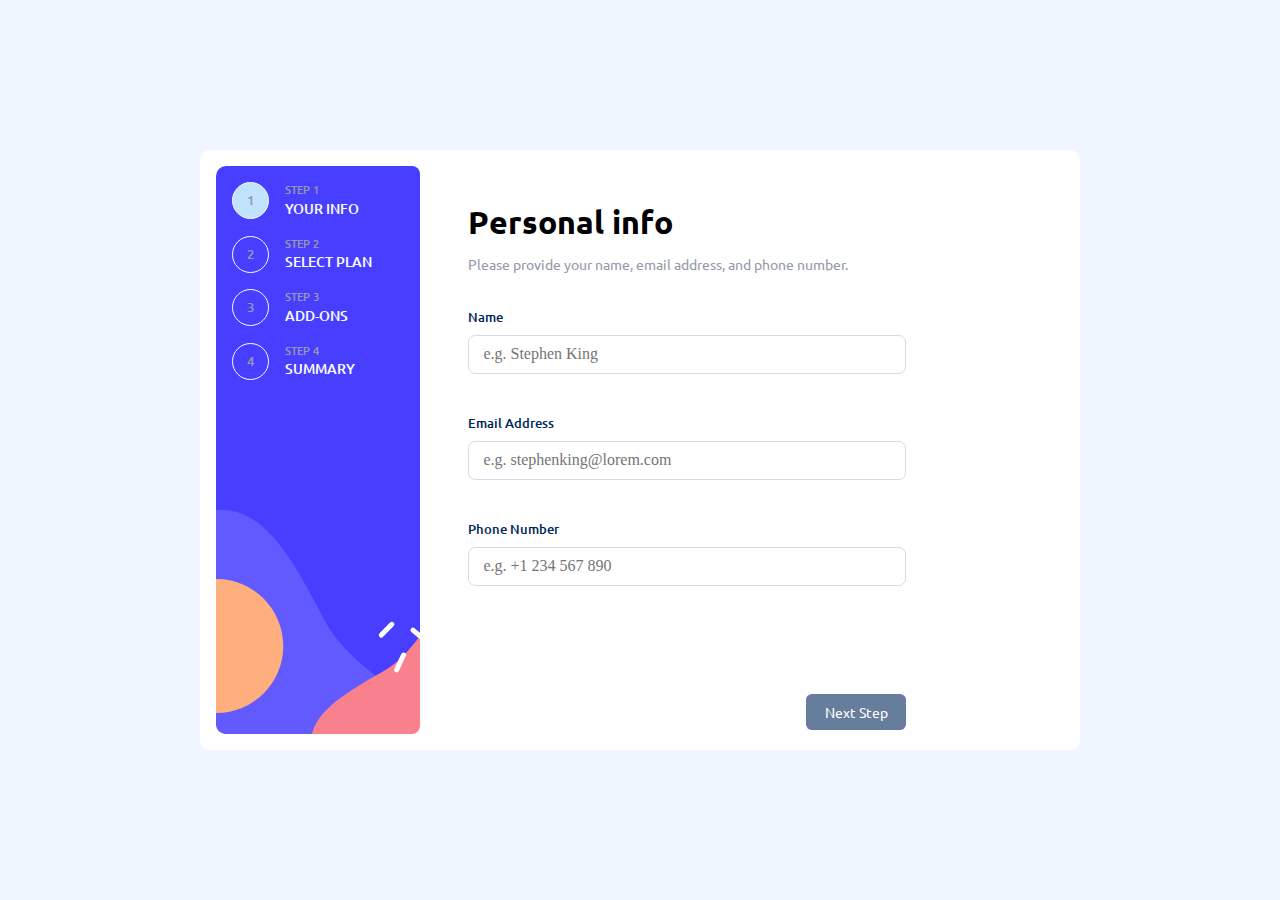
<file: Index.html>
<!DOCTYPE html>
<html lang="en">
<head>
  <meta charset="UTF-8">
  <meta name="viewport" content="width=device-width, initial-scale=1.0"> <!-- displays site properly based on user's device -->

  <link rel="icon" type="image/png" sizes="32x32" href="./assets/images/favicon-32x32.png">
  
  <title>Frontend Mentor | Multi-step form</title>
  <link rel="stylesheet" href="styles.css">
  <script src="mainapp.js" defer></script>
</head>
<body>
  <article>
    <!-- Sidebar start -->
    <aside id="Sidebar">
      <ul>
        <li><span class="round active">1</span><p><span>Step 1</span>Your info</p></li>
        <li><span class="round">2</span><p><span>Step 2</span>Select plan</p></li>
        <li><span class="round">3</span><p><span>Step 3</span>Add-ons</p></li>
        <li><span class="round">4</span><p><span>Step 4</span>Summary</p></li>
      </ul>
    </aside>
    <!-- Sidebar end -->

    <main data-location="index">
      <!-- <div class="mob-container"> -->
      <h1>Personal info</h1>
      <p>Please provide your name, email address, and phone number.</p>
      <form action="">
        <div class="input-group">
          <label for="name">Name</label>
          <input placeholder="e.g. Stephen King" id="name" name="name" type="text" data-location="index" required>
        </div>
        <div class="input-group">
          <label for="email">Email Address</label>
          <input placeholder="e.g. stephenking@lorem.com" type="email" data-location="index" id="email" minlength="6" name="email" required>
        </div>
        <div class="input-group">
          <label for="phone">Phone Number</label>
          <input placeholder="e.g. +1 234 567 890" pattern="^\+[\d\s]*$" minlength="9" type="tel" data-location="index" id="phone" name="phone" 
           required>
        </div>
      </form>
      <!-- </div> -->
      <div class="btn-holder">
        <span></span>
        <button data-location="index">Next Step</button>
      </div>
    </main>
    <div data-location="index" class="btn-holder-outside">
      <button data-location="index">Next Step</button>
    </div>
  </article>
  


  <!-- Step 1 start -->

  <!-- Step 1 end -->

  <!-- Step 2 start -->

  <!-- Select your plan
  You have the option of monthly or yearly billing.

  Arcade
  $9/mo

  Advanced
  $12/mo

  Pro
  $15/mo

  Monthly
  Yearly

  Go Back
  Next Step -->

  <!-- Step 2 end -->

  <!-- Step 3 start -->

  <!-- Pick add-ons
  Add-ons help enhance your gaming experience.

  Online service
  Access to multiplayer games
  +$1/mo

  Larger storage
  Extra 1TB of cloud save
  +$2/mo

  Customizable Profile
  Custom theme on your profile
  +$2/mo

  Go Back -->
  <!-- Next Step -->

  <!-- Step 3 end -->

  <!-- Step 4 start -->

  <!-- Finishing up
  Double-check everything looks OK before confirming. -->

  <!-- Dynamically add subscription and add-on selections here -->
<!-- 
  Total (per month/year)

  Go Back
  Confirm -->

  <!-- Step 4 end -->

  <!-- Step 5 start -->
<!-- 
  Thank you!

  Thanks for confirming your subscription! We hope you have fun 
  using our platform. If you ever need support, please feel free 
  to email us at support@loremgaming.com. -->

  <!-- Step 5 end -->
  
  <!-- <div class="attribution">
    Challenge by <a href="https://www.frontendmentor.io?ref=challenge" target="_blank">Frontend Mentor</a>. 
    Coded by <a href="#">Your Name Here</a>. -->
  </div>
</body>
</html>
</file>
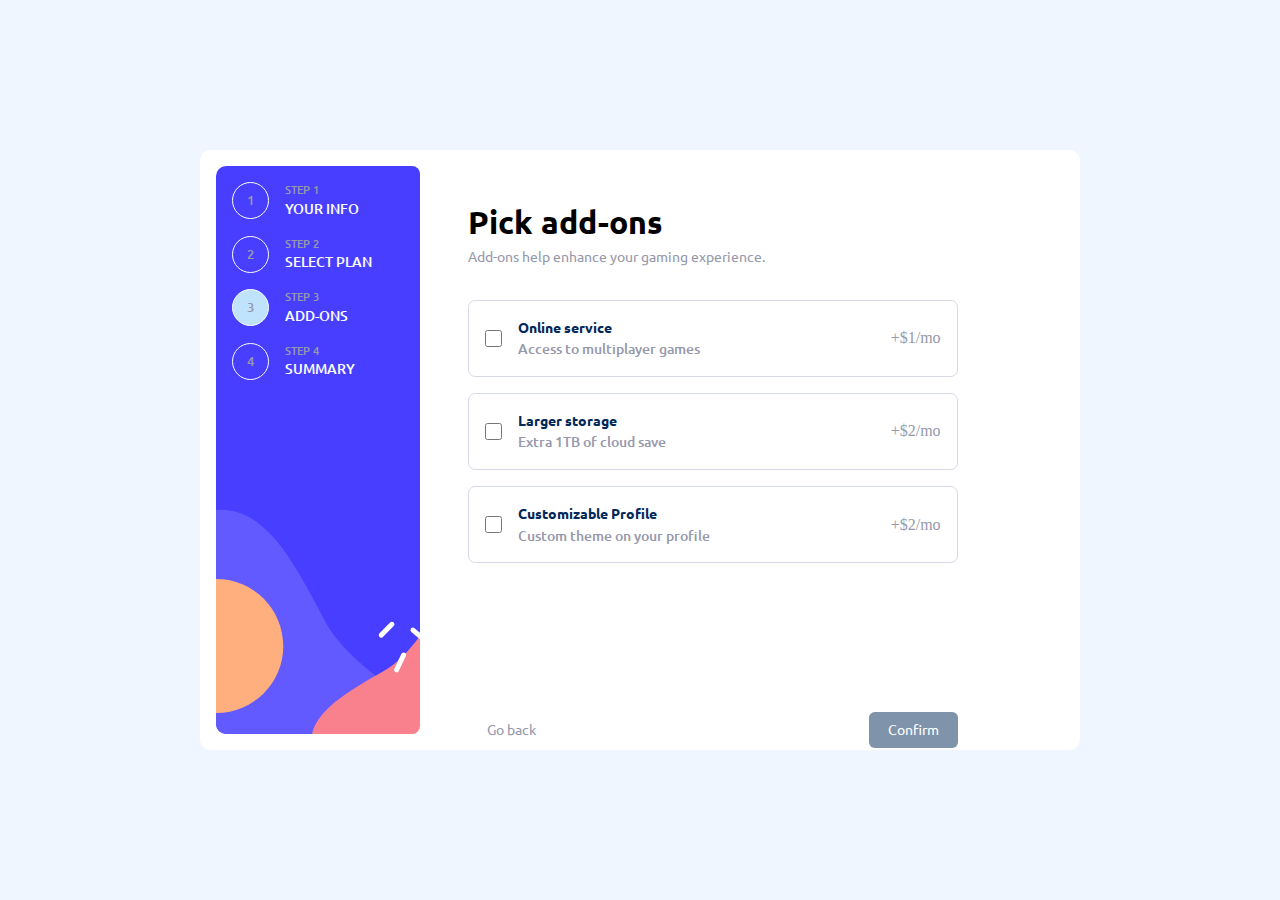
<file: add-ons.html>
<!DOCTYPE html>
<html lang="en">
<head>
  <meta charset="UTF-8">
  <meta name="viewport" content="width=device-width, initial-scale=1.0"> <!-- displays site properly based on user's device -->

  <link rel="icon" type="image/png" sizes="32x32" href="./assets/images/favicon-32x32.png">
  
  <title>Frontend Mentor | Multi-step form</title>
  <link rel="stylesheet" href="styles.css">
  <script type="module" src="mainapp.js" defer></script>
</head>
<body>
  <article>
    <!-- Sidebar start -->
    <aside id="Sidebar">
      <ul>
        <li><span class="round done">1</span><p><span>Step 1</span>Your info</p></li>
        <li><span class="round done">2</span><p><span>Step 2</span>Select plan</p></li>
        <li><span class="round active">3</span><p><span>Step 3</span>Add-ons</p></li>
        <li><span class="round">4</span><p><span>Step 4</span>Summary</p></li>
      </ul>
    </aside>
    <!-- Sidebar end -->

    <main >
        <div class="main-text-holder">
            <h1>Pick add-ons</h1>
            <p>Add-ons help enhance your gaming experience.</p>
        </div>
        <form action="">
            <div data-location="Add-ons" class="card-holder">
                <div class="card">
                    <div class="checkbox-content">
                        <input type="checkbox" name="online service" id="online" value="1">
                        <div class="checkbox-text">
                            <p>Online service
                                <span>Access to multiplayer games</span>
                            </p>
                        </div>
                    </div>
                    <span>+$1/mo</span>
                </div>
                <div class="card">
                    <div class="checkbox-content">
                        <input type="checkbox" name="Larger storage" id="storage" value="2">
                        <div class="checkbox-text">
                            <p>Larger storage
                                <span>Extra 1TB of cloud save</span>
                            </p>
                        </div>
                    </div>
                    <span>+$2/mo</span>
                </div>
                <div class="card">
                    <div class="checkbox-content">
                        <input type="checkbox" name="Customizable profile" id="Custom" value="2">
                        <div class="checkbox-text">
                            <p>Customizable Profile
                                <span>Custom theme on your profile</span>
                            </p>
                        </div>
                    </div>
                    <span>+$2/mo</span>
                </div>
            </div>
        </form>
        <div class="btn-holder">
            <button class="go-back">Go back</button>
            <button data-location="add-ons">Confirm</button>
        </div>
    </main>
    <div data-outsise="true" class="btn-holder-outside">
      <button class="go-back">Go back</button>
      <button data-location="add-ons">Next Step</button>
    </div>
  </article>
  



  
  <!-- Step 4 start -->

  <!-- Finishing up
  Double-check everything looks OK before confirming. -->

  <!-- Dynamically add subscription and add-on selections here -->
<!-- 
  Total (per month/year)

  Go Back
  Confirm -->

  <!-- Step 4 end -->

  <!-- Step 5 start -->
<!-- 
  Thank you!

  Thanks for confirming your subscription! We hope you have fun 
  using our platform. If you ever need support, please feel free 
  to email us at support@loremgaming.com. -->

  <!-- Step 5 end -->
  
  <!-- <div class="attribution">
    Challenge by <a href="https://www.frontendmentor.io?ref=challenge" target="_blank">Frontend Mentor</a>. 
    Coded by <a href="#">Your Name Here</a>. -->
  </div>
</body>
</html>
</file>
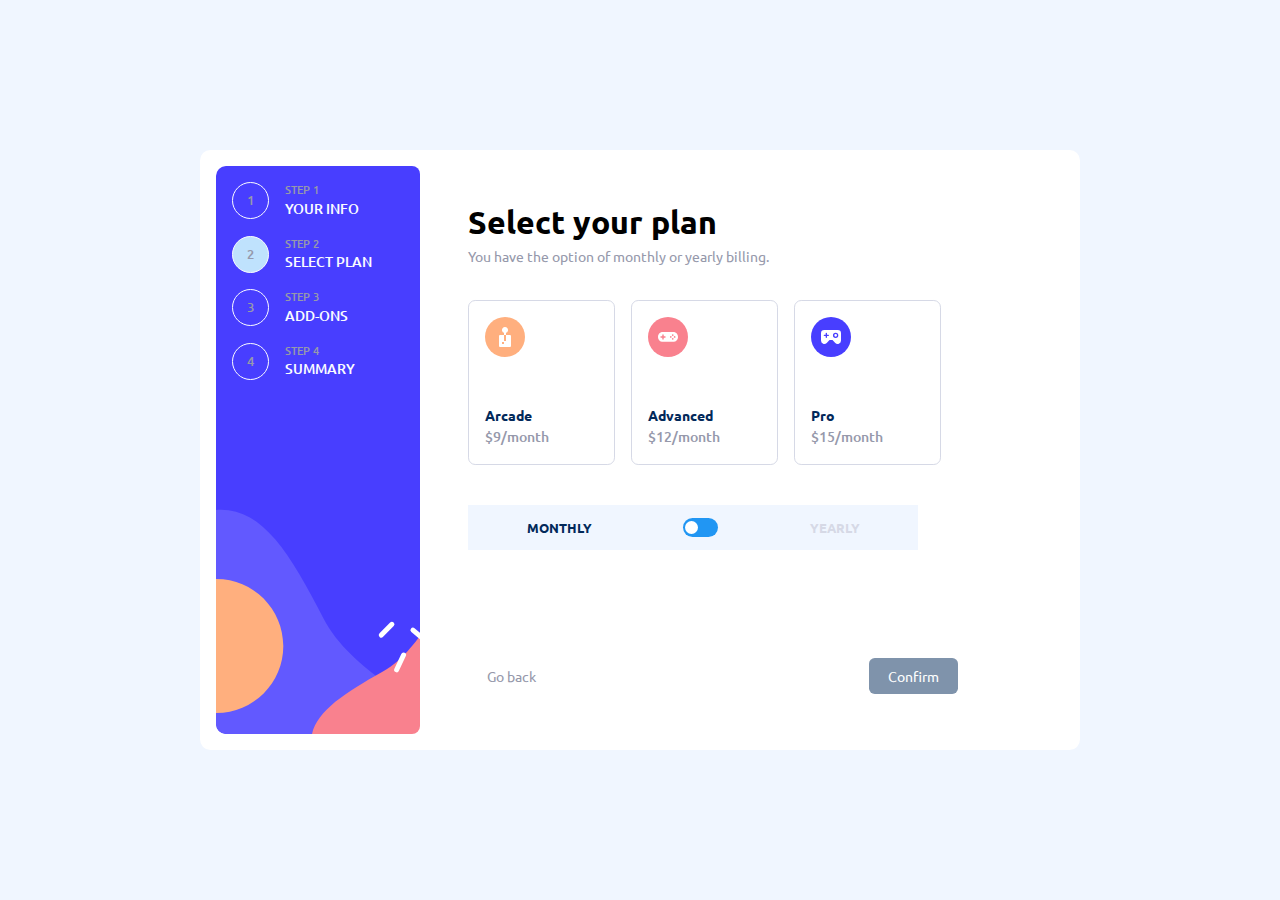
<file: select-plan.html>
<!DOCTYPE html>
<html lang="en">
<head>
  <meta charset="UTF-8">
  <meta name="viewport" content="width=device-width, initial-scale=1.0"> <!-- displays site properly based on user's device -->

  <link rel="icon" type="image/png" sizes="32x32" href="./assets/images/favicon-32x32.png">
  
  <title>Frontend Mentor | Multi-step form</title>
  <link rel="stylesheet" href="styles.css">
  <script src="mainapp.js" defer></script>
</head>
<body>
  <article>
    <!-- Sidebar start -->
    <aside id="Sidebar">
      <ul>
        <li><span class="round done">1</span><p><span>Step 1</span>Your info</p></li>
        <li><span class="round active">2</span><p><span>Step 2</span>Select plan</p></li>
        <li><span class="round">3</span><p><span>Step 3</span>Add-ons</p></li>
        <li><span class="round">4</span><p><span>Step 4</span>Summary</p></li>
      </ul>
    </aside>
    <!-- Sidebar end -->

    <main>
        <div class="main-text-holder">
            <h1>Select your plan</h1>
            <p>You have the option of monthly or yearly billing.</p>
        </div>
        <form action="">
            <div class="card-holder">
                <div class="card">
                  <input type="radio" name="plan" value="Arcade" data-price="9">
                    <img src="assets/images/icon-arcade.svg" alt="">
                    <div class="card-text">
                        <p>Arcade <span class="arcade-price">$9/mo</span></p>
                        <p class="yearly-only">2 Months free</p>
                    </div>
                </div>
                <div class="card">
                  <input type="radio" name="plan" value="Advanced" data-price="12">
                    <img src="assets/images/icon-advanced.svg" alt="">
                    <div class="card-text">
                        <p>Advanced <span class="adv-price">$12/mo</span></p>
                        <p class="yearly-only">2 Months free</p>
                    </div>
                </div>
                <div class="card">
                  <input type="radio" name="plan" value="Pro" data-price="15">
                    <img src="assets/images/icon-pro.svg" alt="">
                    <div class="card-text">
                        <p>Pro <span class="pro-price">$15/mo</span></p>
                        <p class="yearly-only">2 Months free</p>
                    </div>
                </div>
            </div>
            <div class="billing">
                <span class="monthly">monthly</span>
                <label class="switch">
                    <input class="plan-type" type="checkbox">
                    <span class="slider round"></span>
                  </label>
                  <span class="yearly">yearly</span>
            </div>
        </form>
        <div class="btn-holder">
          <button class="go-back">Go back</button>
          <button data-location="select">Confirm</button>
      </div>
    </main>
    <div data-outsise="true" class="btn-holder-outside">
      <button class="go-back">Go back</button>
      <button data-location="select">Next Step</button>
    </div>
  </article>
  


  <!-- Step 1 start -->

  <!-- Step 1 end -->

  <!-- Step 2 start -->

  <!-- 
  

  
  

  
  

  
  

  Monthly
  Yearly

  Go Back
  Next Step -->

  <!-- Step 2 end -->

  <!-- Step 3 start -->

  <!-- Pick add-ons
  Add-ons help enhance your gaming experience.

  Online service
  Access to multiplayer games
  +$1/mo

  Larger storage
  Extra 1TB of cloud save
  +$2/mo

  Customizable Profile
  Custom theme on your profile
  +$2/mo

  Go Back -->
  <!-- Next Step -->

  <!-- Step 3 end -->

  <!-- Step 4 start -->

  <!-- Finishing up
  Double-check everything looks OK before confirming. -->

  <!-- Dynamically add subscription and add-on selections here -->
<!-- 
  Total (per month/year)

  Go Back
  Confirm -->

  <!-- Step 4 end -->

  <!-- Step 5 start -->
<!-- 
  Thank you!

  Thanks for confirming your subscription! We hope you have fun 
  using our platform. If you ever need support, please feel free 
  to email us at support@loremgaming.com. -->

  <!-- Step 5 end -->
  
  <!-- <div class="attribution">
    Challenge by <a href="https://www.frontendmentor.io?ref=challenge" target="_blank">Frontend Mentor</a>. 
    Coded by <a href="#">Your Name Here</a>. -->
  </div>
</body>
</html>
</file>
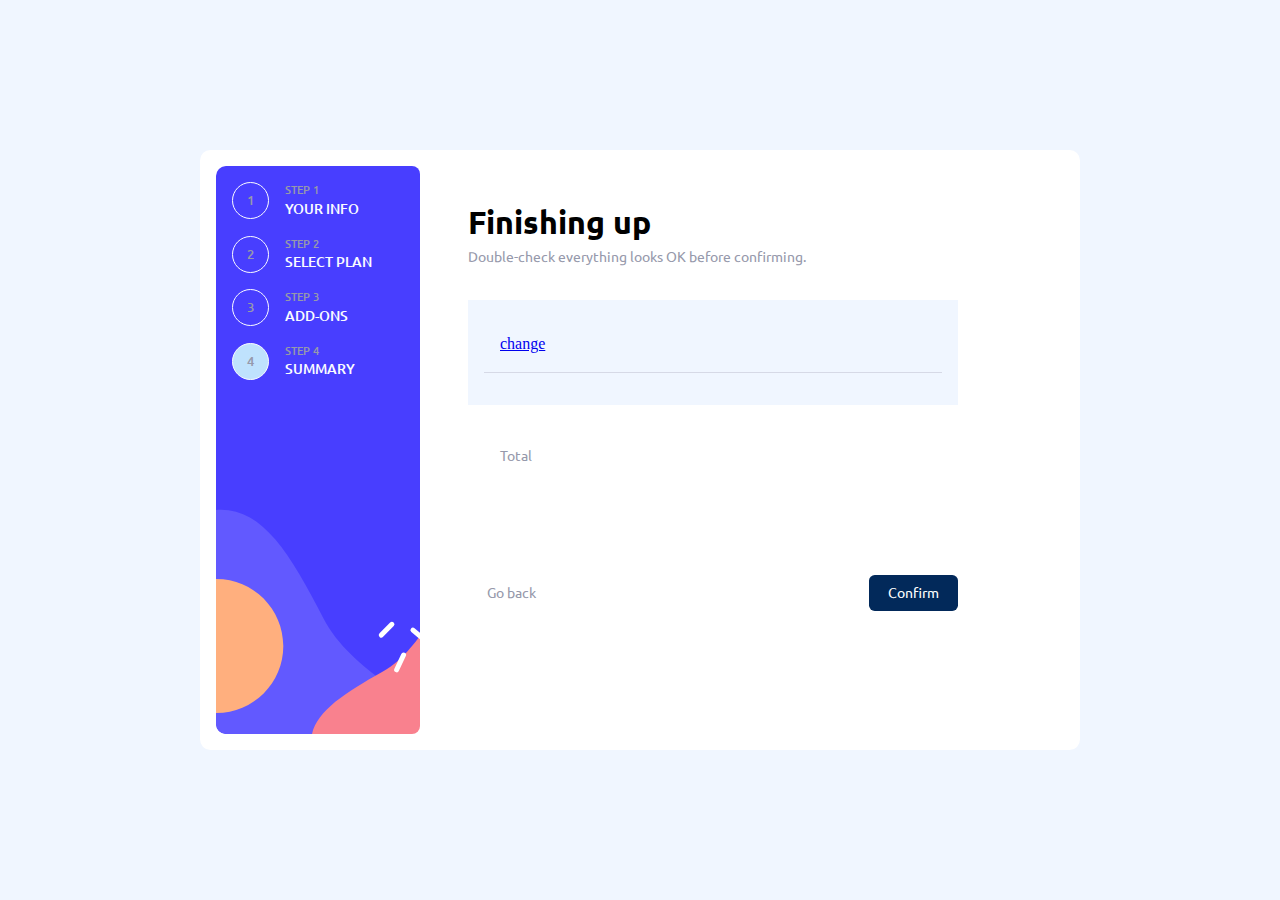
<file: summary.html>
<!DOCTYPE html>
<html lang="en">
<head>
  <meta charset="UTF-8">
  <meta name="viewport" content="width=device-width, initial-scale=1.0"> <!-- displays site properly based on user's device -->

  <link rel="icon" type="image/png" sizes="32x32" href="./assets/images/favicon-32x32.png">
  
  <title>Frontend Mentor | Multi-step form</title>
  <link rel="stylesheet" href="styles.css">
  <script  src="mainapp.js"></script>
</head>
<body>
  <article>
    <!-- Sidebar start -->
    <aside id="Sidebar">
      <ul>
        <li><span class="round done">1</span><p><span>Step 1</span>Your info</p></li>
        <li><span class="round done">2</span><p><span>Step 2</span>Select plan</p></li>
        <li><span class="round done">3</span><p><span>Step 3</span>Add-ons</p></li>
        <li><span class="round active">4</span><p><span>Step 4</span>Summary</p></li>
      </ul>
    </aside>
    <!-- Sidebar end -->

    <main>
        <div class="main-text-holder">
            <h1>Finishing up</h1>
            <p>Double-check everything looks OK before confirming.</p>
        </div>
        <form action="">
            <div data-location="Add-ons" class="card-holder">
                <div class="summary-container">
                    <div class="main-choice">
                        <div class="main-choice-text">
                            <p></p>
                            <a href="select-plan.html">change</a>
                        </div>
                        <span class="main-plan-price"></span>
                    </div>
                    <div class="add-ons-choosen">
                        <!-- <div class="item">
                            <span class="type">local storage</span>
                            <span class="price">9$</span>
                        </div> -->
                    </div>
                </div>

            </div>
            <div class="total">
                <p>Total <span class="per"></span></p>
                <span class="total-money"></span>
            </div>
        </form>
        <div class="btn-holder">
            <button class="go-back">Go back</button>
            <button data-location="Summary">Confirm</button>
        </div>
        <div class="just-for-transition">
          <div class="thanks-container">
            <img src="assets/images/icon-thank-you.svg" alt="thank you icon" class="thnaksImage">
            <h1>Thank you!</h1>
            <p>
              Thanks for confirming your subscription! We hope you have fun 
              using our platform. If you ever need support, please feel free 
              to email us at support@loremgaming.com
            </p>
          </div>
        </div>
    </main>
    <div data-outsise="true" class="btn-holder-outside">
      <button class="go-back">Go back</button>
      <button data-location="Summary">Confirm</button>
    </div>
  </article>
  
  
  <!-- <div class="attribution">
    Challenge by <a href="https://www.frontendmentor.io?ref=challenge" target="_blank">Frontend Mentor</a>. 
    Coded by <a href="#">Your Name Here</a>. -->
  </div>
</body>
</html>
</file>
<file: styles.css>
@font-face {
    font-family: 'Ubuntu-medium';
    src: url(assets/fonts/Ubuntu-Medium.woff2) format("woff2");
}
@font-face {
    font-family: "Ubuntu-bold";
    src: url(assets/fonts/Ubuntu-Bold.woff2) format("woff2");
}
@font-face {
    font-family: "Ubuntu-regular";
    src: url(assets/fonts/Ubuntu-Regular.woff2);
}

/*
  1. Use a more-intuitive box-sizing model.
*/
*, *::before, *::after {
    box-sizing: border-box;
  }
  
  /*
    2. Remove default margin
  */
  * {
    margin: 0;
  }
  
  /*
    Typographic tweaks!
    3. Add accessible line-height
    4. Improve text rendering
  */
  body {
    line-height: 1.5;
    -webkit-font-smoothing: antialiased;
  }
  
  /*
    5. Improve media defaults
  */
  img, picture, video, canvas, svg {
    display: block;
    max-width: 100%;
  }
  
  /*
    6. Remove built-in form typography styles
  */
  input, button, textarea, select {
    font: inherit;
  }
  
  /*
    7. Avoid text overflows
  */
  p, h1, h2, h3, h4, h5, h6 {
    overflow-wrap: break-word;
  }
  
  /*
    8. Create a root stacking context
  */
  #root, #__next {
    isolation: isolate;
  }
  :root{
    --Marine-blue: hsl(213, 96%, 18%);
    --Purplish-blue: hsl(243, 100%, 62%);
    --Pastel-blue: hsl(228, 100%, 84%);
    --Light-blue: hsl(206, 94%, 87%);
    --Strawberry-red: hsl(354, 84%, 57%);

    /* ### Neutral */
    --Cool-gray: hsl(231, 11%, 63%);
    --Light-gray: hsl(229, 24%, 87%);
    --Magnolia: hsl(217, 100%, 97%);
    --Alabaster: hsl(231, 100%, 99%);
    --White: hsl(0, 0%, 100%);
  }


  /* main styles */

  body {
    min-height: 100vh;
    min-height: 100dvh;
    display: grid;
    background-color: var(--Magnolia);
    place-content: center;
  }
  article {
    display: grid;
    grid-template-columns: 1fr 3fr;
    gap: 4em;
    height: 600px;
    background-color: var(--White);
    border-radius: 0.65em;

    > .btn-holder-outside {
      display: none;
    }
  }

  #Sidebar {
    background-image: url(assets/images/bg-sidebar-desktop.svg);
    background-repeat: no-repeat;
    
    margin: 1em;
    padding: 1em;
    width: 100%;
    display: flex;
    flex-direction: column;
    color: var(--Alabaster);
    gap: 1em;
    border-radius: .5em;
    font-family: "Ubuntu-medium";
    
    > ul  {
        margin: 0;
        padding: 0;
        display: grid;
        gap: 1em;
    }
    > ul li {
        list-style: none;
        display: grid;
        grid-template-columns: auto 1fr;
        gap: 1em;
        align-items: center;
    }
    .round {
        display: inline-flex;
        width: 37px;
        aspect-ratio: 1;
        align-items: center;
        justify-content: center;
        text-align: center;
        border-radius: 100%;
        border: 1px solid var(--Alabaster);
    }
    >ul li span {
        display: block;
        color: var(--Cool-gray);
        text-transform: uppercase;
        font-size: .8em;
    }
    > ul li p {
        text-transform: uppercase;
        color: var(--Alabaster);
        font-size: .87em;
    }
  }
  
 @media screen and (max-width: 650px) {
    #Sidebar {
        width: 15vw;

        > ul {
            justify-content: center;
        }
        > ul li {
            gap: 0;
        }
        >span:not(.round),p {
            display: none;
        }


    }
}

@media screen and (max-width: 455px) {
    body {
        place-content: unset;
    }
    article {
        grid-template-columns: 1fr;
        grid-template-rows: 1fr 3fr;
        background-color: var(--Magnolia);
        position: relative;
        min-height: 100dvh;

        > .btn-holder-outside {
          background-color: var(--White);
          display: inherit;
          place-self: end;
          width: 100%;
          padding: 1.5em;
          display: flex;
          justify-content: space-between;
          
          > button {
            background-color: var(--Marine-blue);
            border: none;
            padding-inline: 1.3em;
            padding-block: .5em;
            color: var(--White);
            font-size: .9em;
            border-radius: .4em;
            font-family: 'Ubuntu-regular';
            cursor: pointer;
          }
          > button.go-back {
            background-color: transparent;
            border: none;
            color: var(--Cool-gray);
          }
        }

        >.btn-holder-outside[data-location = index] {
          justify-content: end;
        }
    }
    #Sidebar {
      grid-row: 1;
        background-image: url(assets/images/bg-sidebar-mobile.svg);
        background-size: cover;
        width: 100vw;
        height: 100%;
        flex-direction: row;
        margin: 0;
        border-radius: 0;
        align-items: start;
        justify-content: center;

        > ul {
            display: flex;
            flex-direction: row;
        }

        >span:not(.round),p {
            display: none;
        }
        .round {
            width: 25px;
            margin-block-start: 1em;
        }
    }


}
  .active {
    background-color: var(--Light-blue);
    color: var(--Marine-blue);
  }

  main[data-location = index] {
    padding-inline-end: 4em;
  }

  main {
    display: flex;
    flex-direction: column;
    align-items: start;
    justify-content: start;
    padding-block-start: 3em;
    gap: .5em;
    /* padding-inline: 4em; */
    /* width: 60vw; */
    
    h1 {
        font-size: 2em;
        font-family: 'Ubuntu-bold';

    }
    p {
        font-size: .9em;
        color: var(--Cool-gray);
        font-family: 'Ubuntu-regular';
    }

    > form {
        margin-block-start: 1.5em;
        display: grid;
        grid-template-rows: auto 1fr;
        gap: 2.5em;
        width: 80%;

    }
    .input-group {
        display: grid;
        gap: .5em;
        
        >input {
            padding: .4em;
            padding-inline: .9em;
            border: 1px solid var(--Light-gray);
            border-radius: .45em;
        }
        input[type = text]:focus, input[type = tel]:focus, input[type = email]:focus {
          outline: none;
        }
        >input:invalid:not(:placeholder-shown) {
          background-image: url(assets/images/iconmonstr-error-lined-240.png);
          border: 2px solid var(--Strawberry-red);
        }
        input:valid:not(:placeholder-shown) {
          background-image: url(assets/images/iconmonstr-check-mark-circle-lined-240.png);
          border: 2px solid rgb(16, 219, 16);
        }
        >input:valid:not(:placeholder-shown),
        input:invalid:not(:placeholder-shown) {
          background-repeat: no-repeat;
          background-size: 20px;
          background-position: calc(100% - 10px);
        }
        >input:invalid ~ button {
          opacity: 0.6;
          pointer-events: none;
        }

        >label {
            color: var(--Marine-blue);
            font-family: 'Ubuntu-medium';
            font-size: .8em;
        }
    }

    .btn-holder {
      display: flex;
      justify-content: space-between;
      width: 80%;
    }
    button {
        align-self: flex-end;
        margin-block-start: 7em;
        background-color: var(--Marine-blue);
        border: none;
        padding-inline: 1.3em;
        padding-block: .5em;
        color: var(--White);
        font-size: .9em;
        border-radius: .4em;
        font-family: 'Ubuntu-regular';
        cursor: pointer;
    }


    button.go-back {
      background-color: transparent;
      border: none;
      color: var(--Cool-gray);
    }

    /* second page */
    > form .card-holder {
      display: flex;
      gap: 1em;
      width: 100%;

      > .card {
        position: relative;
        border: 1px solid var(--Light-gray);
        padding: 1em;
        display: flex;
        flex-direction: column;
        min-width: 30%;
        flex-shrink: 1;
        justify-content: space-between;
        gap: 3em;
        border-radius: .45em;

        >img {
          width: 40px;
          aspect-ratio: 1;
        }
        .card-text {
          width: 100%;
          
          >p {
            font-family: 'Ubuntu-bold';
            color: var(--Marine-blue);
            >span {
              display: block;
              color: var(--Cool-gray);
              font-family: 'Ubuntu-medium';
            }
          }
          >.yearly-only {
            display: none;
            color: var(--Marine-blue);
            font-size: .8em;
            font-family: "Ubuntu-regular";
          }
        }
        > input[type = radio] {
          position: absolute;
          opacity: 0;
          width: 100%;
          height: 100%;
          cursor: pointer;
        }
      }
      > .card:has(input[type = radio]:checked) {
        border: 1.5px solid var(--Purplish-blue);
        background-color: var(--Magnolia);
      }
      > .card:is(:hover, :active, :focus, :checked) {
        cursor: pointer;
        border: 1.5px solid var(--Purplish-blue);
        background-color: var(--Magnolia);
    }
    }
    > form .card-holder[data-location = Add-ons] {
      flex-direction: column;
      /* width: 80%; */

      > .card {
        display: grid;
        grid-template-columns: 1fr min-content;
        align-items: center;
        justify-items: end;
        gap: 1em;

        > span {
          width: fit-content;
          text-align: end;
          color: var(--Cool-gray);
        }

        > .checkbox-content {
          gap: 1em;
          justify-self: start;
          display: grid;
          grid-template-columns: min-content 1fr;

          > input[type=checkbox] {
            accent-color: var(--Purplish-blue);
            width: 1.07em;
          }
          >.checkbox-text {
            display: flex;
            flex-direction: column;
            
            >p {
              color: var(--Marine-blue);
              font-family: "Ubuntu-bold";
            }

            > p span {
              display: block;
              font-family: "Ubuntu-medium";
              color: var(--Cool-gray);
            }
          }
        }
      }
      >.card:has(input[type=checkbox]:checked) {
        border: 2px solid var(--Purplish-blue);
        background-color: var(--Magnolia);
      }
    }
    > form .billing {
      width: 92%;
      display: flex;
      padding: 1em;
      justify-content: space-around;
      align-items: center;
      background-color: var(--Magnolia);
      text-transform: uppercase;
      font-family: 'Ubuntu-bold';
      font-size: .8em;

      > .monthly {
        color: var(--Marine-blue);
      }
      > .yearly {
        color: var(--Light-gray);
      }
    }

    >form .summary-container {
      display: grid;
      padding: 1em;
      gap: 1em;
      background-color: var(--Magnolia);

      >.main-choice {
        display: flex;
        justify-content: space-between;
        align-items: center;
        padding: 1em;
        border-bottom: 1px solid var(--Light-gray);

        >.main-plan-price {
          font-family: 'Ubuntu-bold';
          color: var(--Marine-blue);
        }

        >.main-choice-text {

          >p {
            color: var(--Marine-blue);
            font-family: 'Ubuntu-bold';
            font-size: 1.1em;
          }
        }
        >span {
          display: block;
        }

      }

      >.add-ons-choosen {
        display: grid;
        padding-inline: 1em;
        gap: 1em;

        >.item {
          color: var(--Cool-gray);
          display: flex;
          justify-content: space-between;
        }
      }
    }
    >.just-for-transition {
      place-self: center;
      transform: scale(0);
      /* transition: grid-template-rows 500ms ease; */
      transition: transform 700ms cubic-bezier(1, 0.09, 0.55, 1.28);

      >.thanks-container {
        display: none;
        min-height: 0;
        place-self: center;
        place-items: center;
        gap: 1.5em;
        transition: 300ms ease;
  
        >p {
          max-width: 50ch;
        }
      }
    }
    >.just-for-transition.open {
      transform: scale(100%);
    }
    >form .total {
      padding-inline: 2em;
      display: flex;
      justify-content: space-between;

      >.total-money {
        font-family: 'Ubuntu-bold';
        color: var(--Marine-blue);
      }
    }
  }
  @media screen and (max-width: 770px) {
    main {
        padding-inline: 0;


        button {
            margin-block-start: 4em;
        }
        > form .card-holder {
          gap: .2em;
        }

    }
  }

  @media screen and (max-width: 455px) {
    main {  
      display: grid;
      position: absolute;
      top: 5em;
      left: 50%;
      transform: translateX(-50%);
      margin: 0 auto;
      background-color: var(--White);
      width: 85vw;
      padding: 1.5em;
      border-radius: .45em;
      
      >form {
        width: 100%;
      }
        .btn-holder {
          display: none;
        }
        
        > form .card-holder {
          flex-direction: column;

          >.card {
            flex-direction: row;
            justify-content: unset;
            gap: 1em;
          }
        }
    }
  }

  /* The switch - the box around the slider */
.switch {
  position: relative;
  display: inline-block;
  width: 35px;
  height: 19px;
}

/* Hide default HTML checkbox */
.switch input {
  opacity: 0;
  width: 0;
  height: 0;
}

/* The slider */
.slider {
  position: absolute;
  cursor: pointer;
  top: 0;
  left: 0;
  right: 0;
  bottom: 0;
  background-color: #2196F3;
  -webkit-transition: .4s;
  transition: .4s;
}

.slider:before {
  position: absolute;
  content: "";
  height: 13px;
  width: 13px;
  left: 2px;
  bottom: 3px;
  background-color: white;
  -webkit-transition: .4s;
  transition: .4s;
}

input:checked + .slider {
  background-color: #2196F3;
}

input:focus + .slider {
  box-shadow: 0 0 1px #2196F3;
}

input:checked + .slider:before {
  -webkit-transform: translateX(15px);
  -ms-transform: translateX(15px);
  transform: translateX(15px);
}

/* Rounded sliders */
.slider.round {
  border-radius: 34px;
}

.slider.round:before {
  border-radius: 50%;
}

/* important */

button[data-location = index],button[data-location = select],button[data-location = add-ons]{
  pointer-events: none;
  opacity: 0.6;
}
</file>
